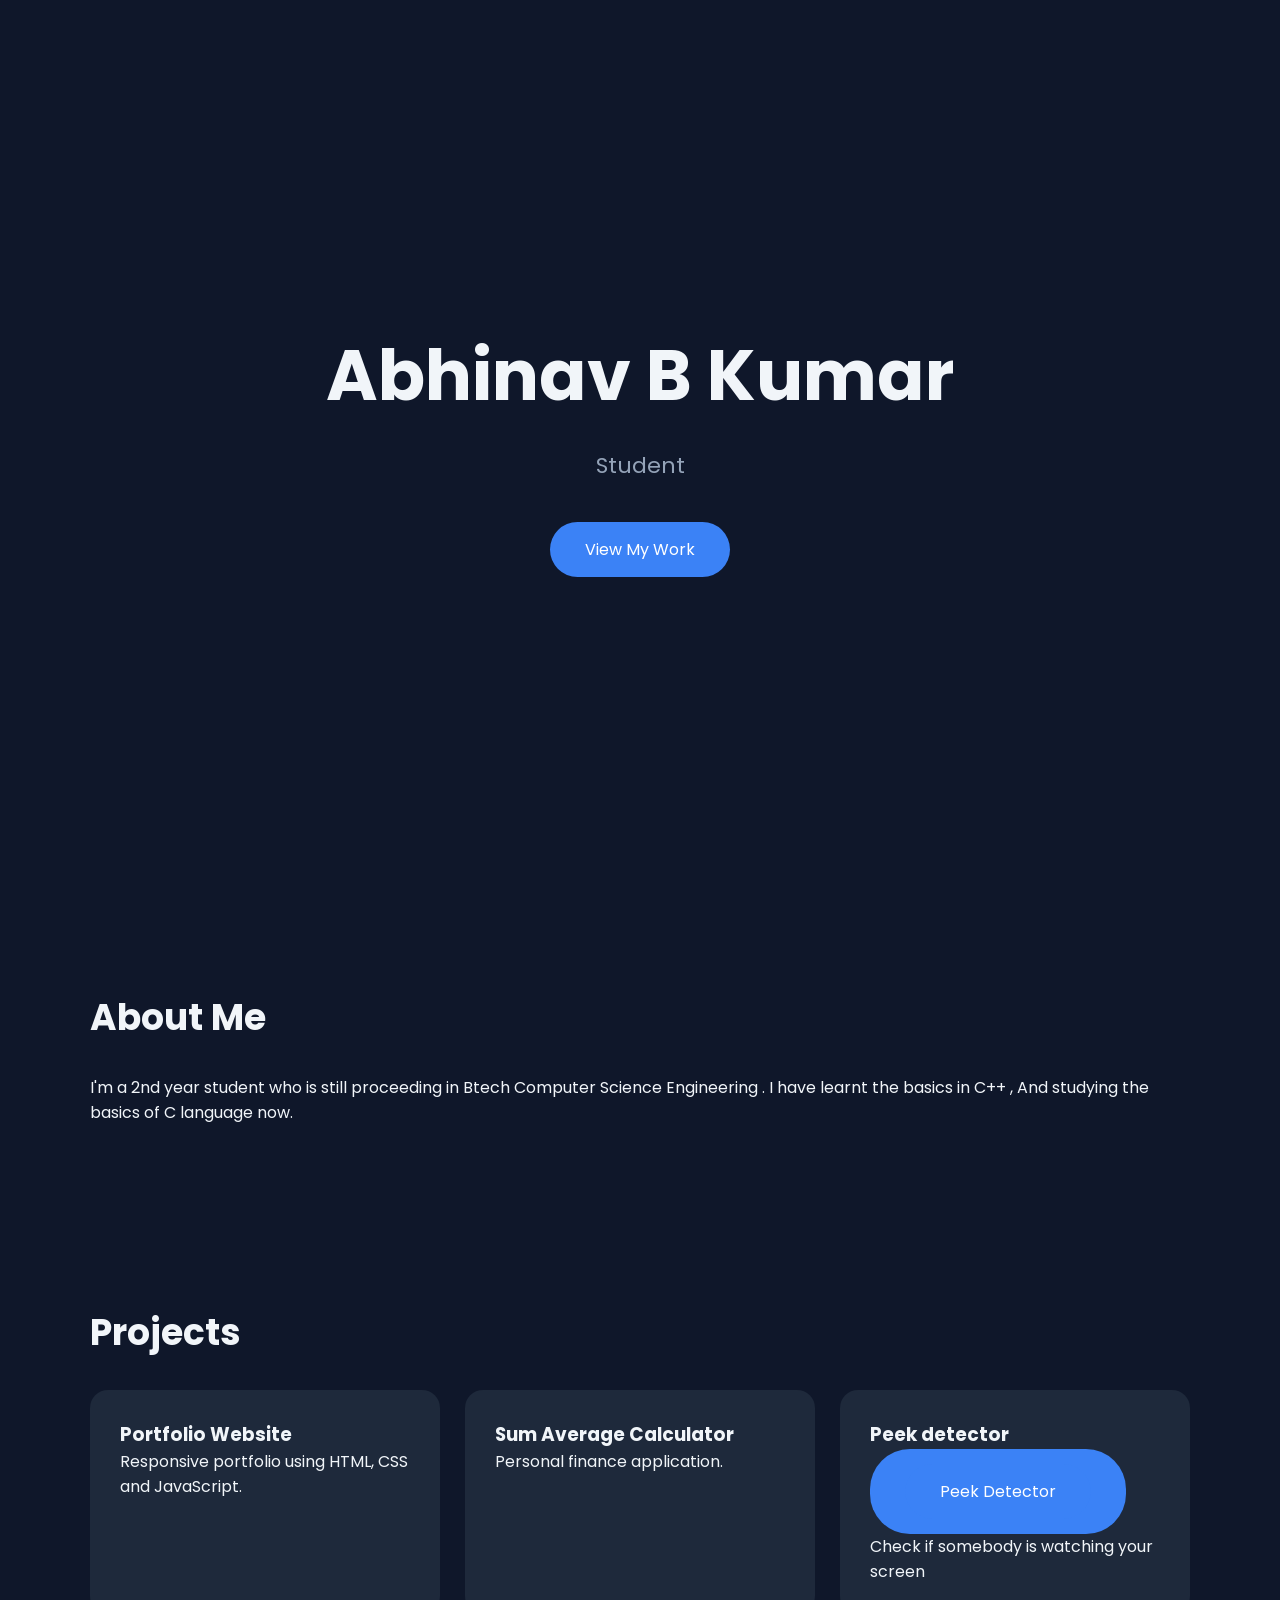
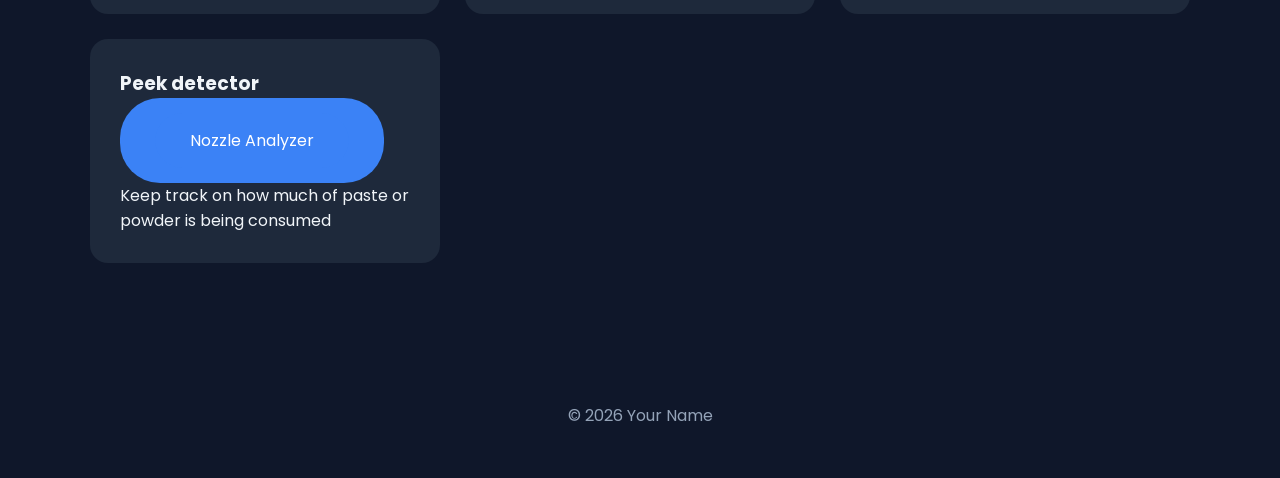
<file: index.html>
<!DOCTYPE html>
<html lang="en">

<head>

<meta charset="UTF-8">

<meta name="viewport" content="width=device-width, initial-scale=1">

<title>Your Name</title>

<link rel="preconnect" href="https://fonts.googleapis.com">
<link rel="preconnect" href="https://fonts.gstatic.com" crossorigin>

<link href="https://fonts.googleapis.com/css2?family=Poppins:wght@300;400;500;700&display=swap" rel="stylesheet">

<link rel="stylesheet" href="style.css">

</head>

<body>

<header>

<div class="container">

<h1>Abhinav B Kumar</h1>

<p class="subtitle">

 Student

</p>

<a href="#Projects" class="button">

View My Work

</a>

</div>

</header>

<section>

<div class="container">

<h2>About Me</h2>

<p>

I'm a 2nd year student who is still proceeding in Btech Computer Science Engineering . I have learnt the basics in C++ ,
 And studying the basics of C language now.

</p>

</div>

</section>

<section>

<div class="container">

<h2>Projects</h2>

<div class="cards">

<div class="card">

<h3>Portfolio Website</h3>

<p>

Responsive portfolio using HTML, CSS and JavaScript.

</p>

</div>


<div class="card">

<h3>Sum Average Calculator</h3>

<p>

Personal finance application.

</p>

</div>

<div class="card">


<h3>Peek detector</h3>

<div class="button">



<a href="peek_detector.html" class="button">
    Peek Detector
</a>

</div>

 <p>
Check if somebody is watching your screen
</p>

</div>

 <div class="card">


<h3>Peek detector</h3>

<div class="button">



<a href="nozzle_analyzer.html" class="button">
    Nozzle Analyzer
</a>

</div>

 <p>
Keep track on how much of paste or powder is being consumed
</p>

</div>


</div>

</div>

</section>

<footer>

<div class="container">

<p>© 2026 Your Name</p>

</div>

</footer>

</body>

</html>
</file>
<file: style.css>
*{

margin:0;

padding:0;

box-sizing:border-box;

}

body{

font-family:Poppins,sans-serif;

background:#0f172a;

color:#f1f5f9;

}

.container{

width:90%;

max-width:1100px;

margin:auto;

}

header{

height:100vh;

display:flex;

justify-content:center;

align-items:center;

text-align:center;

}

h1{

font-size:70px;

font-weight:700;

margin-bottom:20px;

}

.subtitle{

font-size:22px;

color:#94a3b8;

margin-bottom:40px;

}

.button{

display:inline-block;

padding:15px 35px;

border-radius:40px;

background:#3b82f6;

color:white;

text-decoration:none;

transition:.3s;

}

.button:hover{

transform:translateY(-4px);

box-shadow:0 10px 30px rgba(59,130,246,.5);

}

section{

padding:90px 0;

}

h2{

font-size:36px;

margin-bottom:30px;

}

.cards{

display:grid;

grid-template-columns:repeat(auto-fit,minmax(280px,1fr));

gap:25px;

}

.card{

background:#1e293b;

padding:30px;

border-radius:18px;

transition:.3s;

}

.card:hover{

transform:translateY(-8px);

}

footer{

padding:50px;

text-align:center;

color:#94a3b8;

}
</file>
